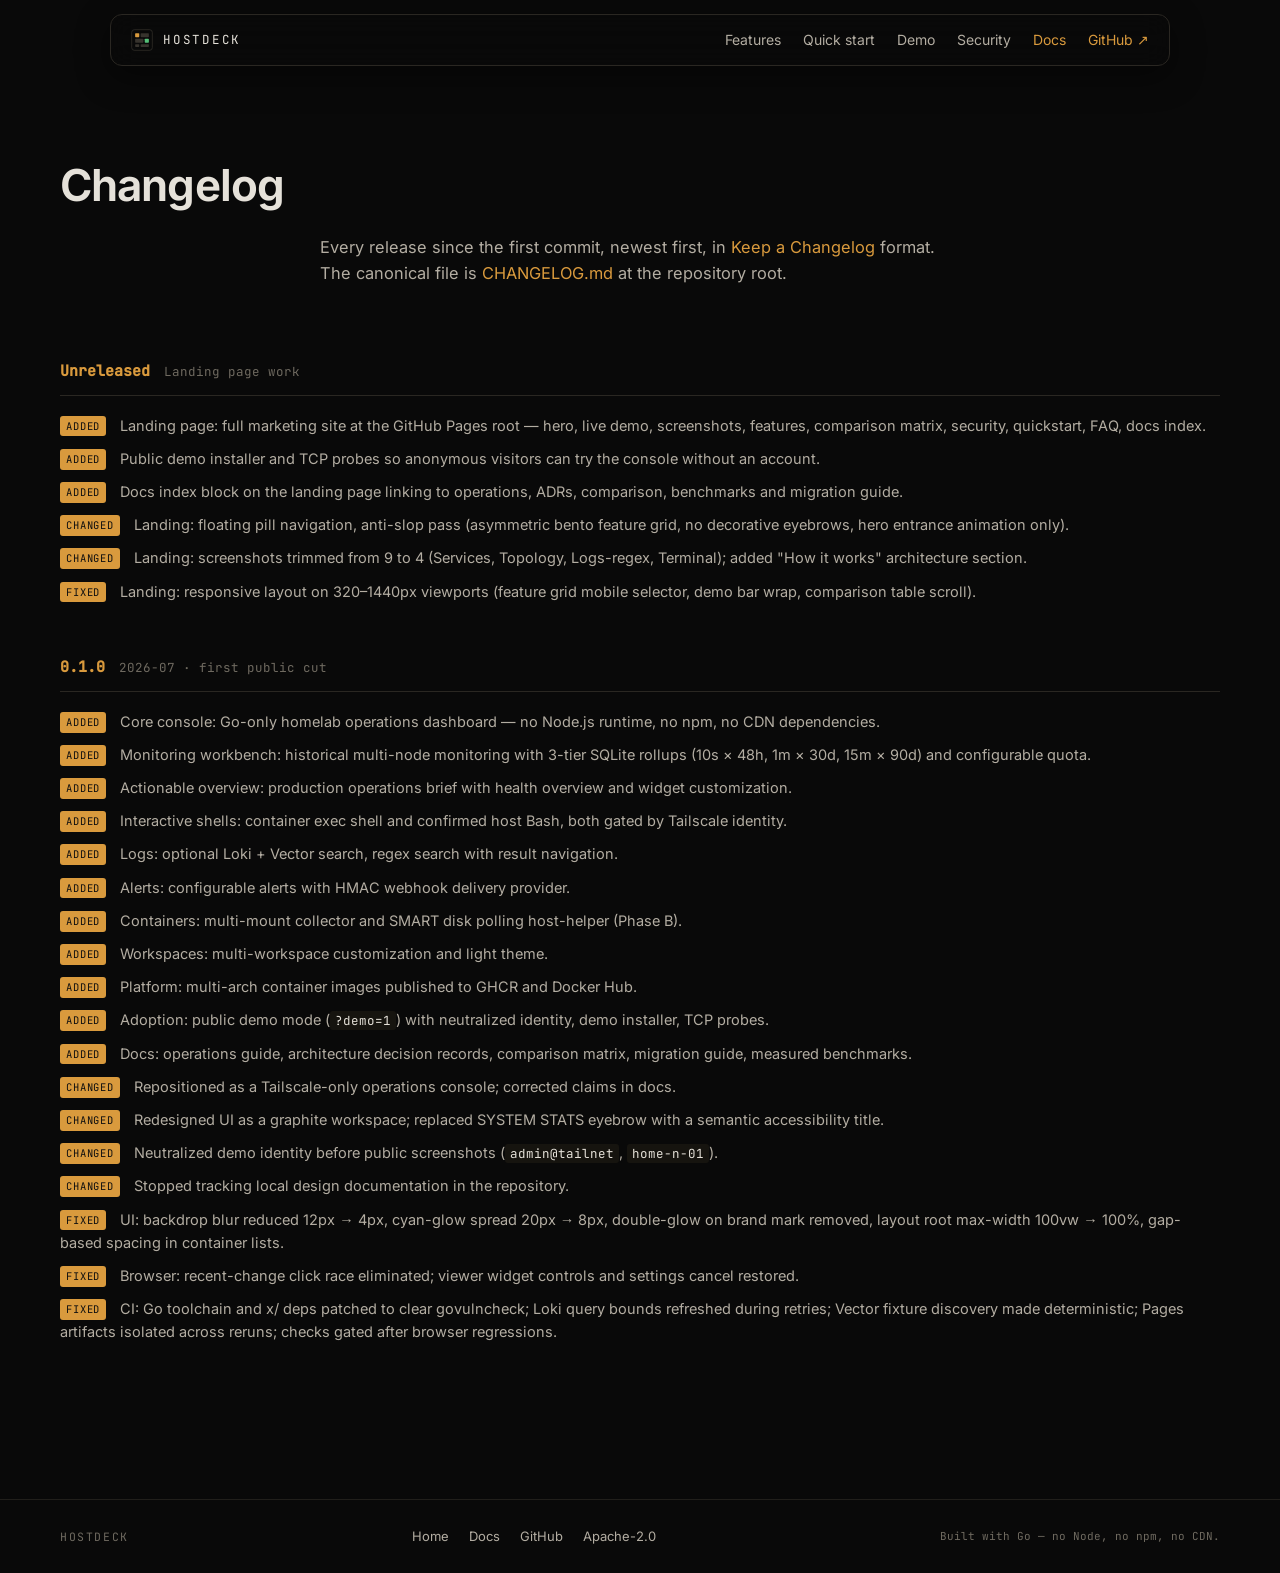
<file: site/changelog.html>
<!doctype html>
<html lang="en">
<head>
  <meta charset="utf-8">
  <meta name="viewport" content="width=device-width, initial-scale=1">
  <meta name="theme-color" content="#090909">
  <meta name="view-transition" content="same-origin">
  <meta name="description" content="HostDeck changelog — every release since the first commit, in Keep a Changelog format.">
  <title>Changelog · HostDeck</title>
  <link rel="icon" href="data:image/svg+xml,%3Csvg xmlns='http://www.w3.org/2000/svg' viewBox='0 0 32 32'%3E%3Crect width='32' height='32' rx='4' fill='%23101010'/%3E%3Crect x='6' y='6' width='6' height='6' rx='1' fill='%23d99a3d'/%3E%3Crect x='14' y='6' width='12' height='6' rx='1' fill='%2337332d'/%3E%3Crect x='6' y='14' width='12' height='6' rx='1' fill='%2337332d'/%3E%3Crect x='20' y='14' width='6' height='6' rx='1' fill='%2355bf78'/%3E%3Crect x='6' y='22' width='6' height='4' rx='1' fill='%2337332d'/%3E%3Crect x='14' y='22' width='12' height='4' rx='1' fill='%2337332d'/%3E%3C/svg%3E">
  <link rel="stylesheet" href="css/style.css">
  <link rel="preload" href="fonts/inter-latin.woff2" as="font" type="font/woff2" crossorigin>
  <link rel="preload" href="fonts/jetbrains-mono-latin.woff2" as="font" type="font/woff2" crossorigin>
</head>
<body>

<!-- ══════════════ NAV ══════════════ -->
<nav class="nav" id="nav">
  <a class="nav-brand" href="index.html">
    <svg class="nav-mark" viewBox="0 0 32 32" aria-hidden="true"><rect x="1" y="1" width="30" height="30" rx="4" fill="none" stroke="#37332d"/><rect x="6" y="6" width="6" height="6" rx="1" fill="#d99a3d"/><rect x="14" y="6" width="12" height="6" rx="1" fill="#37332d"/><rect x="6" y="14" width="12" height="6" rx="1" fill="#37332d"/><rect x="20" y="14" width="6" height="6" rx="1" fill="#55bf78"/><rect x="6" y="22" width="6" height="4" rx="1" fill="#37332d"/><rect x="14" y="22" width="12" height="4" rx="1" fill="#37332d"/></svg>
    <span class="nav-word">HOSTDECK</span>
  </a>
  <div class="nav-links">
    <a href="index.html#features">Features</a>
    <a href="index.html#quickstart">Quick start</a>
    <a href="index.html#demo">Demo</a>
    <a href="index.html#security">Security</a>
    <a class="nav-active" href="docs.html" aria-current="page">Docs</a>
    <a class="nav-gh" href="https://github.com/bnhminh1010/homelab-dashboard" target="_blank" rel="noopener">GitHub ↗</a>
  </div>
  <button class="nav-burger" id="nav-burger" aria-label="Open menu" aria-expanded="false" aria-controls="nav-drawer">
    <svg viewBox="0 0 24 24" width="20" height="20" aria-hidden="true"><path d="M3 6h18M3 12h18M3 18h18" stroke="currentColor" stroke-width="2" stroke-linecap="round" fill="none"/></svg>
  </button>
</nav>

<div class="nav-drawer" id="nav-drawer" aria-hidden="true">
  <div class="nav-drawer-backdrop" data-drawer-close></div>
  <div class="nav-drawer-panel" role="dialog" aria-modal="true" aria-label="Site menu">
    <a href="index.html#features">Features</a>
    <a href="index.html#quickstart">Quick start</a>
    <a href="index.html#demo">Demo</a>
    <a href="index.html#security">Security</a>
    <a class="nav-active" href="docs.html" aria-current="page">Docs</a>
    <a class="nav-gh" href="https://github.com/bnhminh1010/homelab-dashboard" target="_blank" rel="noopener">GitHub ↗</a>
  </div>
</div>

<!-- ══════════════ PAGE HERO ══════════════ -->
<header class="page-hero">
  <div class="page-hero-inner">
    <h1>Changelog</h1>
    <p class="section-sub">Every release since the first commit, newest first, in <a href="https://keepachangelog.com/en/1.1.0/" target="_blank" rel="noopener">Keep a Changelog</a> format. The canonical file is <a href="https://github.com/bnhminh1010/homelab-dashboard/blob/main/CHANGELOG.md" target="_blank" rel="noopener">CHANGELOG.md</a> at the repository root.</p>
  </div>
</header>

<!-- ══════════════ CHANGELOG ══════════════ -->
<section class="cl">
  <div class="cl-version">
    <div class="cl-head">
      <span class="cl-tag">Unreleased</span>
      <span class="cl-date">Landing page work</span>
    </div>
    <ul class="cl-list">
      <li><span class="cl-type">Added</span> Landing page: full marketing site at the GitHub Pages root — hero, live demo, screenshots, features, comparison matrix, security, quickstart, FAQ, docs index.</li>
      <li><span class="cl-type">Added</span> Public demo installer and TCP probes so anonymous visitors can try the console without an account.</li>
      <li><span class="cl-type">Added</span> Docs index block on the landing page linking to operations, ADRs, comparison, benchmarks and migration guide.</li>
      <li><span class="cl-type">Changed</span> Landing: floating pill navigation, anti-slop pass (asymmetric bento feature grid, no decorative eyebrows, hero entrance animation only).</li>
      <li><span class="cl-type">Changed</span> Landing: screenshots trimmed from 9 to 4 (Services, Topology, Logs-regex, Terminal); added "How it works" architecture section.</li>
      <li><span class="cl-type">Fixed</span> Landing: responsive layout on 320–1440px viewports (feature grid mobile selector, demo bar wrap, comparison table scroll).</li>
    </ul>
  </div>

  <div class="cl-version">
    <div class="cl-head">
      <span class="cl-tag">0.1.0</span>
      <span class="cl-date">2026-07 · first public cut</span>
    </div>
    <ul class="cl-list">
      <li><span class="cl-type">Added</span> Core console: Go-only homelab operations dashboard — no Node.js runtime, no npm, no CDN dependencies.</li>
      <li><span class="cl-type">Added</span> Monitoring workbench: historical multi-node monitoring with 3-tier SQLite rollups (10s × 48h, 1m × 30d, 15m × 90d) and configurable quota.</li>
      <li><span class="cl-type">Added</span> Actionable overview: production operations brief with health overview and widget customization.</li>
      <li><span class="cl-type">Added</span> Interactive shells: container exec shell and confirmed host Bash, both gated by Tailscale identity.</li>
      <li><span class="cl-type">Added</span> Logs: optional Loki + Vector search, regex search with result navigation.</li>
      <li><span class="cl-type">Added</span> Alerts: configurable alerts with HMAC webhook delivery provider.</li>
      <li><span class="cl-type">Added</span> Containers: multi-mount collector and SMART disk polling host-helper (Phase B).</li>
      <li><span class="cl-type">Added</span> Workspaces: multi-workspace customization and light theme.</li>
      <li><span class="cl-type">Added</span> Platform: multi-arch container images published to GHCR and Docker Hub.</li>
      <li><span class="cl-type">Added</span> Adoption: public demo mode (<code>?demo=1</code>) with neutralized identity, demo installer, TCP probes.</li>
      <li><span class="cl-type">Added</span> Docs: operations guide, architecture decision records, comparison matrix, migration guide, measured benchmarks.</li>
      <li><span class="cl-type">Changed</span> Repositioned as a Tailscale-only operations console; corrected claims in docs.</li>
      <li><span class="cl-type">Changed</span> Redesigned UI as a graphite workspace; replaced SYSTEM STATS eyebrow with a semantic accessibility title.</li>
      <li><span class="cl-type">Changed</span> Neutralized demo identity before public screenshots (<code>admin@tailnet</code>, <code>home-n-01</code>).</li>
      <li><span class="cl-type">Changed</span> Stopped tracking local design documentation in the repository.</li>
      <li><span class="cl-type">Fixed</span> UI: backdrop blur reduced 12px → 4px, cyan-glow spread 20px → 8px, double-glow on brand mark removed, layout root max-width 100vw → 100%, gap-based spacing in container lists.</li>
      <li><span class="cl-type">Fixed</span> Browser: recent-change click race eliminated; viewer widget controls and settings cancel restored.</li>
      <li><span class="cl-type">Fixed</span> CI: Go toolchain and x/ deps patched to clear govulncheck; Loki query bounds refreshed during retries; Vector fixture discovery made deterministic; Pages artifacts isolated across reruns; checks gated after browser regressions.</li>
    </ul>
  </div>
</section>

<!-- ══════════════ FOOTER ══════════════ -->
<footer class="footer">
  <div class="footer-inner">
    <span class="footer-brand">HOSTDECK</span>
    <span class="footer-links">
      <a href="index.html">Home</a>
      <a href="docs.html">Docs</a>
      <a href="https://github.com/bnhminh1010/homelab-dashboard" target="_blank" rel="noopener">GitHub</a>
      <a href="https://github.com/bnhminh1010/homelab-dashboard/blob/main/LICENSE" target="_blank" rel="noopener">Apache-2.0</a>
    </span>
    <span class="footer-note">Built with Go — no Node, no npm, no CDN.</span>
  </div>
</footer>

<script src="js/reveal.js"></script>
</body>
</html>
</file>
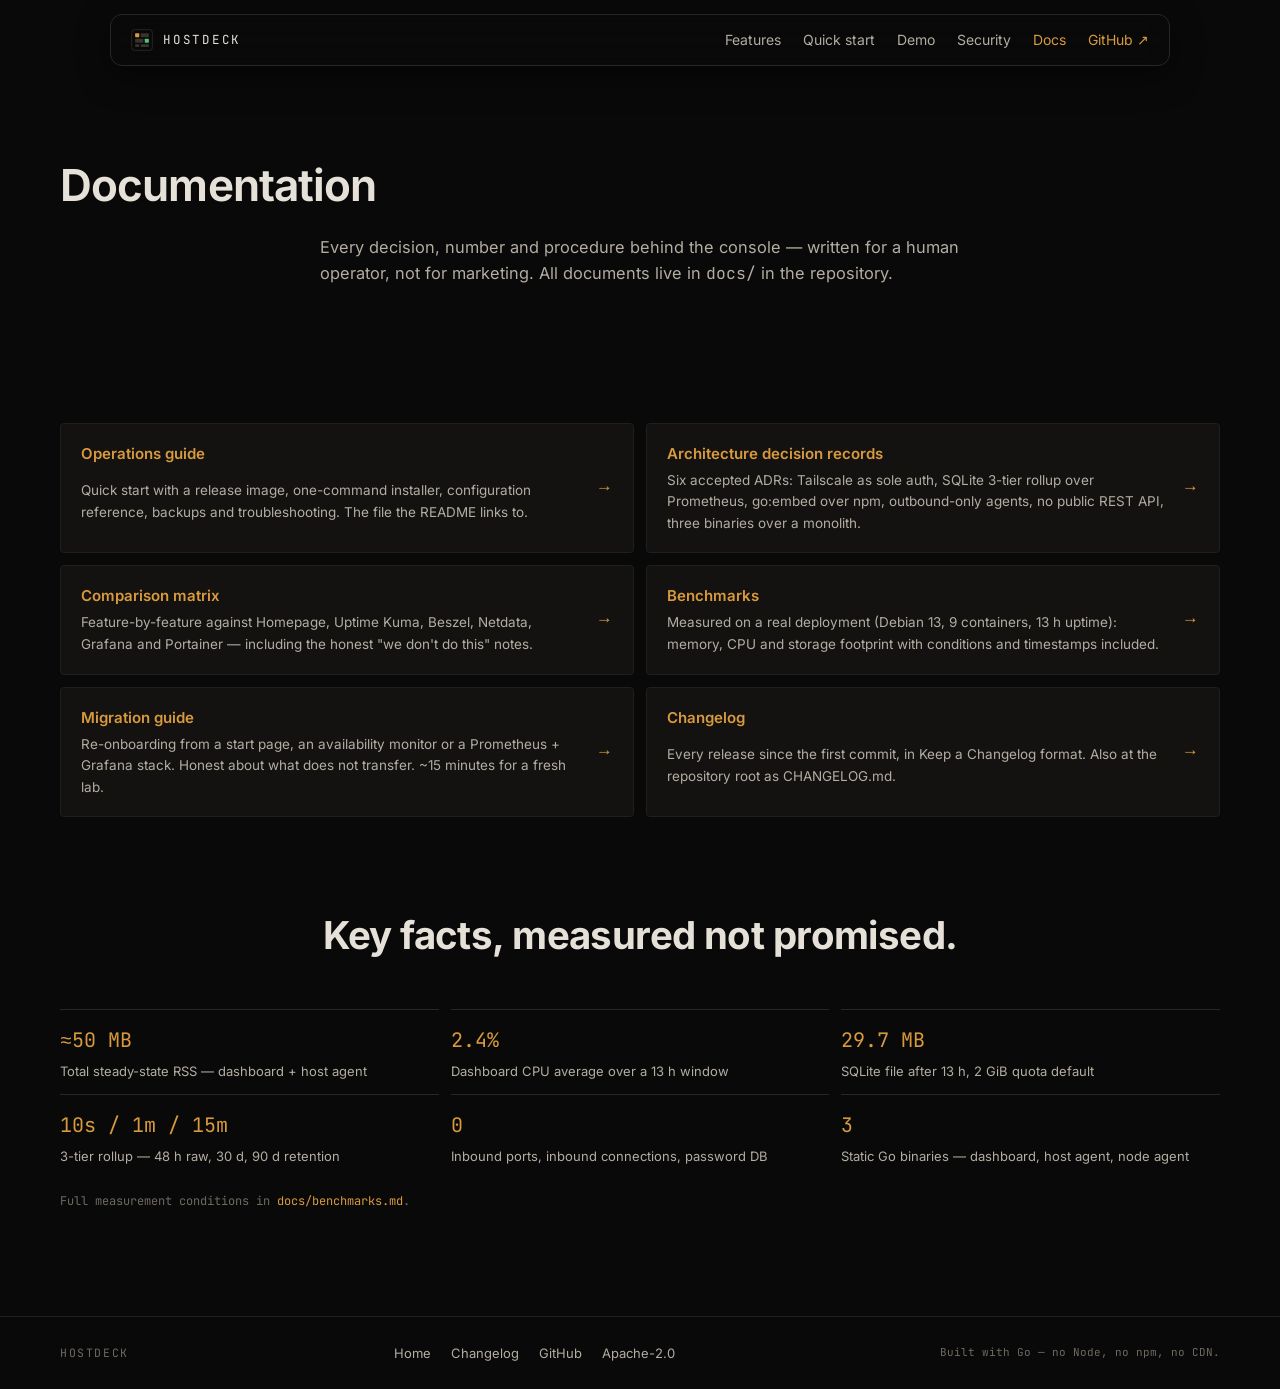
<file: site/docs.html>
<!doctype html>
<html lang="en">
<head>
  <meta charset="utf-8">
  <meta name="viewport" content="width=device-width, initial-scale=1">
  <meta name="theme-color" content="#090909">
  <meta name="view-transition" content="same-origin">
  <meta name="description" content="HostDeck documentation — operations guide, architecture decision records, comparison matrix, migration guide and measured benchmarks for a Tailscale-only homelab console.">
  <title>Documentation · HostDeck</title>
  <link rel="icon" href="data:image/svg+xml,%3Csvg xmlns='http://www.w3.org/2000/svg' viewBox='0 0 32 32'%3E%3Crect width='32' height='32' rx='4' fill='%23101010'/%3E%3Crect x='6' y='6' width='6' height='6' rx='1' fill='%23d99a3d'/%3E%3Crect x='14' y='6' width='12' height='6' rx='1' fill='%2337332d'/%3E%3Crect x='6' y='14' width='12' height='6' rx='1' fill='%2337332d'/%3E%3Crect x='20' y='14' width='6' height='6' rx='1' fill='%2355bf78'/%3E%3Crect x='6' y='22' width='6' height='4' rx='1' fill='%2337332d'/%3E%3Crect x='14' y='22' width='12' height='4' rx='1' fill='%2337332d'/%3E%3C/svg%3E">
  <link rel="stylesheet" href="css/style.css">
  <link rel="preload" href="fonts/inter-latin.woff2" as="font" type="font/woff2" crossorigin>
  <link rel="preload" href="fonts/jetbrains-mono-latin.woff2" as="font" type="font/woff2" crossorigin>
</head>
<body>

<!-- ══════════════ NAV ══════════════ -->
<nav class="nav" id="nav">
  <a class="nav-brand" href="index.html">
    <svg class="nav-mark" viewBox="0 0 32 32" aria-hidden="true"><rect x="1" y="1" width="30" height="30" rx="4" fill="none" stroke="#37332d"/><rect x="6" y="6" width="6" height="6" rx="1" fill="#d99a3d"/><rect x="14" y="6" width="12" height="6" rx="1" fill="#37332d"/><rect x="6" y="14" width="12" height="6" rx="1" fill="#37332d"/><rect x="20" y="14" width="6" height="6" rx="1" fill="#55bf78"/><rect x="6" y="22" width="6" height="4" rx="1" fill="#37332d"/><rect x="14" y="22" width="12" height="4" rx="1" fill="#37332d"/></svg>
    <span class="nav-word">HOSTDECK</span>
  </a>
  <div class="nav-links">
    <a href="index.html#features">Features</a>
    <a href="index.html#quickstart">Quick start</a>
    <a href="index.html#demo">Demo</a>
    <a href="index.html#security">Security</a>
    <a class="nav-active" href="docs.html" aria-current="page">Docs</a>
    <a class="nav-gh" href="https://github.com/bnhminh1010/homelab-dashboard" target="_blank" rel="noopener">GitHub ↗</a>
  </div>
  <button class="nav-burger" id="nav-burger" aria-label="Open menu" aria-expanded="false" aria-controls="nav-drawer">
    <svg viewBox="0 0 24 24" width="20" height="20" aria-hidden="true"><path d="M3 6h18M3 12h18M3 18h18" stroke="currentColor" stroke-width="2" stroke-linecap="round" fill="none"/></svg>
  </button>
</nav>

<div class="nav-drawer" id="nav-drawer" aria-hidden="true">
  <div class="nav-drawer-backdrop" data-drawer-close></div>
  <div class="nav-drawer-panel" role="dialog" aria-modal="true" aria-label="Site menu">
    <a href="index.html#features">Features</a>
    <a href="index.html#quickstart">Quick start</a>
    <a href="index.html#demo">Demo</a>
    <a href="index.html#security">Security</a>
    <a class="nav-active" href="docs.html" aria-current="page">Docs</a>
    <a class="nav-gh" href="https://github.com/bnhminh1010/homelab-dashboard" target="_blank" rel="noopener">GitHub ↗</a>
  </div>
</div>

<!-- ══════════════ PAGE HERO ══════════════ -->
<header class="page-hero">
  <div class="page-hero-inner">
    <h1>Documentation</h1>
    <p class="section-sub">Every decision, number and procedure behind the console — written for a human operator, not for marketing. All documents live in <code>docs/</code> in the repository.</p>
  </div>
</header>

<!-- ══════════════ DOCS GRID ══════════════ -->
<section class="docs">
  <div class="docs-grid">
    <a class="doc-link" href="https://github.com/bnhminh1010/homelab-dashboard/blob/main/docs/operations.md" target="_blank" rel="noopener">
      <span class="doc-title">Operations guide</span>
      <span class="doc-desc">Quick start with a release image, one-command installer, configuration reference, backups and troubleshooting. The file the README links to.</span>
      <span class="doc-arrow">→</span>
    </a>
    <a class="doc-link" href="https://github.com/bnhminh1010/homelab-dashboard/blob/main/docs/adr.md" target="_blank" rel="noopener">
      <span class="doc-title">Architecture decision records</span>
      <span class="doc-desc">Six accepted ADRs: Tailscale as sole auth, SQLite 3-tier rollup over Prometheus, go:embed over npm, outbound-only agents, no public REST API, three binaries over a monolith.</span>
      <span class="doc-arrow">→</span>
    </a>
    <a class="doc-link" href="https://github.com/bnhminh1010/homelab-dashboard/blob/main/docs/comparison.md" target="_blank" rel="noopener">
      <span class="doc-title">Comparison matrix</span>
      <span class="doc-desc">Feature-by-feature against Homepage, Uptime Kuma, Beszel, Netdata, Grafana and Portainer — including the honest "we don't do this" notes.</span>
      <span class="doc-arrow">→</span>
    </a>
    <a class="doc-link" href="https://github.com/bnhminh1010/homelab-dashboard/blob/main/docs/benchmarks.md" target="_blank" rel="noopener">
      <span class="doc-title">Benchmarks</span>
      <span class="doc-desc">Measured on a real deployment (Debian 13, 9 containers, 13 h uptime): memory, CPU and storage footprint with conditions and timestamps included.</span>
      <span class="doc-arrow">→</span>
    </a>
    <a class="doc-link" href="https://github.com/bnhminh1010/homelab-dashboard/blob/main/docs/migration.md" target="_blank" rel="noopener">
      <span class="doc-title">Migration guide</span>
      <span class="doc-desc">Re-onboarding from a start page, an availability monitor or a Prometheus + Grafana stack. Honest about what does not transfer. ~15 minutes for a fresh lab.</span>
      <span class="doc-arrow">→</span>
    </a>
    <a class="doc-link" href="changelog.html">
      <span class="doc-title">Changelog</span>
      <span class="doc-desc">Every release since the first commit, in Keep a Changelog format. Also at the repository root as CHANGELOG.md.</span>
      <span class="doc-arrow">→</span>
    </a>
  </div>
</section>

<!-- ══════════════ KEY FACTS ══════════════ -->
<section class="facts">
  <div class="section-head">
    <h2>Key facts, measured not promised.</h2>
  </div>
  <div class="facts-grid">
    <div class="fact-cell"><span class="fact-num">≈50 MB</span><span class="fact-label">Total steady-state RSS — dashboard + host agent</span></div>
    <div class="fact-cell"><span class="fact-num">2.4%</span><span class="fact-label">Dashboard CPU average over a 13 h window</span></div>
    <div class="fact-cell"><span class="fact-num">29.7 MB</span><span class="fact-label">SQLite file after 13 h, 2 GiB quota default</span></div>
    <div class="fact-cell"><span class="fact-num">10s / 1m / 15m</span><span class="fact-label">3-tier rollup — 48 h raw, 30 d, 90 d retention</span></div>
    <div class="fact-cell"><span class="fact-num">0</span><span class="fact-label">Inbound ports, inbound connections, password DB</span></div>
    <div class="fact-cell"><span class="fact-num">3</span><span class="fact-label">Static Go binaries — dashboard, host agent, node agent</span></div>
  </div>
  <p class="facts-note">Full measurement conditions in <a href="https://github.com/bnhminh1010/homelab-dashboard/blob/main/docs/benchmarks.md" target="_blank" rel="noopener">docs/benchmarks.md</a>.</p>
</section>

<!-- ══════════════ FOOTER ══════════════ -->
<footer class="footer">
  <div class="footer-inner">
    <span class="footer-brand">HOSTDECK</span>
    <span class="footer-links">
      <a href="index.html">Home</a>
      <a href="changelog.html">Changelog</a>
      <a href="https://github.com/bnhminh1010/homelab-dashboard" target="_blank" rel="noopener">GitHub</a>
      <a href="https://github.com/bnhminh1010/homelab-dashboard/blob/main/LICENSE" target="_blank" rel="noopener">Apache-2.0</a>
    </span>
    <span class="footer-note">Built with Go — no Node, no npm, no CDN.</span>
  </div>
</footer>

<script src="js/reveal.js"></script>
</body>
</html>
</file>
<file: site/css/style.css>
/* ─── HostDeck landing — tokens đồng bộ 100% dashboard ───
   tokens.css → --bg-deep #090909, --bg-base #101010, --text-primary #e5e1d9,
   --accent #d99a3d, --green #55bf78, radius 4px, ease (0.2,0,0,1) 160ms */

:root {
  --bg-deep: #090909;
  --bg-base: #101010;
  --bg-raise: #16140f;
  --bg-card: #131210;
  --line: #2a2722;
  --line-soft: #211f1b;
  --text-primary: #e5e1d9;
  --text-secondary: #b3ada2;
  --text-dim: #6f6a60;
  --accent: #d99a3d;
  --accent-hover: #e5ab55;
  --green: #55bf78;
  --red: #d9695a;
  --yellow: #d9b23d;
  --font-sans: Inter, -apple-system, BlinkMacSystemFont, "Segoe UI", sans-serif;
  --font-mono: "JetBrains Mono", "Fira Code", Consolas, monospace;
  --radius: 4px;
  --ease: cubic-bezier(0.2, 0, 0, 1);
  --dur: 160ms;
  --maxw: 1160px;
}

@font-face {
  font-family: Inter;
  src: url("../fonts/inter-latin.woff2") format("woff2");
  font-weight: 400 700;
  font-style: normal;
  font-display: swap;
}
@font-face {
  font-family: "JetBrains Mono";
  src: url("../fonts/jetbrains-mono-latin.woff2") format("woff2");
  font-weight: 400 500;
  font-style: normal;
  font-display: swap;
}

* { margin: 0; padding: 0; box-sizing: border-box; }

html { scroll-behavior: smooth; scroll-padding-top: 88px; overflow-x: clip; }

body {
  background: var(--bg-deep);
  color: var(--text-primary);
  font-family: var(--font-sans);
  font-size: 16px;
  line-height: 1.6;
  -webkit-font-smoothing: antialiased;
  overflow-x: clip;
}

::selection { background: var(--accent); color: var(--bg-deep); }

a { color: var(--accent); text-decoration: none; }
a:hover { color: var(--accent-hover); }

img { display: block; max-width: 100%; }

code, pre, .mono { font-family: var(--font-mono); font-variant-numeric: tabular-nums; }

/* ─── NAV (floating pill) ─── */
.nav {
  position: fixed; top: 14px; left: 50%; transform: translateX(-50%);
  z-index: 50;
  display: flex; align-items: center; justify-content: space-between;
  width: min(1060px, calc(100vw - 28px));
  min-height: 52px; padding: 0 20px;
  background: color-mix(in srgb, var(--bg-deep) 78%, transparent);
  backdrop-filter: blur(14px);
  border: 1px solid var(--line);
  border-radius: 12px;
  box-shadow: 0 10px 34px rgba(0, 0, 0, .45);
  transition: padding var(--dur) var(--ease), box-shadow var(--dur) var(--ease);
}
.nav.is-scrolled {
  padding: 0 18px; min-height: 46px;
  box-shadow: 0 8px 26px rgba(0, 0, 0, .5);
  background: color-mix(in srgb, var(--bg-deep) 92%, transparent);
}
.nav-brand { display: flex; align-items: center; gap: 10px; color: var(--text-primary); }
.nav-mark { width: 22px; height: 22px; }
.nav-word { font-family: var(--font-mono); font-size: 12.5px; letter-spacing: .14em; color: var(--text-primary); }
.nav-links { display: flex; align-items: center; gap: 22px; }
.nav-links a { color: var(--text-secondary); font-size: 14px; transition: color var(--dur) var(--ease); white-space: nowrap; }
.nav-links a:hover { color: var(--text-primary); }
.nav-links .nav-gh { color: var(--accent); }
.nav-links .nav-gh:hover { color: var(--accent-hover); }

/* Mobile nav burger + slide-in drawer (visible ≤900px) */
.nav-burger {
  display: none; align-items: center; justify-content: center;
  width: 38px; height: 38px; padding: 0;
  border: 1px solid var(--line); border-radius: 8px;
  background: transparent; color: var(--text-secondary);
  cursor: pointer; transition: color var(--dur) var(--ease), border-color var(--dur) var(--ease);
}
.nav-burger:hover { color: var(--text-primary); border-color: var(--line-strong); }
.nav-drawer {
  position: fixed; inset: 0; z-index: 1000;
  visibility: hidden; pointer-events: none;
}
.nav-drawer.is-open { visibility: visible; pointer-events: auto; }
.nav-drawer-backdrop {
  position: absolute; inset: 0;
  background: transparent;
  opacity: 1; transition: none;
}
.nav-drawer-panel {
  position: absolute; top: 72px; right: 14px;
  width: min(72vw, 264px);
  display: flex; flex-direction: column; gap: 2px;
  padding: 10px;
  background: var(--bg-deep);
  border: 1px solid var(--line);
  border-radius: 12px;
  box-shadow: 0 18px 44px rgba(0, 0, 0, .5);
  opacity: 0; transform: translateY(-8px);
  transition: opacity 180ms var(--ease), transform 180ms var(--ease);
}
.nav-drawer.is-open .nav-drawer-panel { opacity: 1; transform: translateY(0); }
.nav-drawer-panel a {
  color: var(--text-secondary); font-size: 15px;
  padding: 12px 10px; border-radius: 8px;
  transition: color var(--dur) var(--ease), background var(--dur) var(--ease);
}
.nav-drawer-panel a:hover { color: var(--text-primary); background: var(--bg-raise); }
.nav-drawer-panel .nav-active { color: var(--text-primary); }
.nav-drawer-panel .nav-gh { color: var(--accent); }
.nav-burger:focus-visible, .nav-drawer-panel a:focus-visible {
  outline: 2px solid var(--accent); outline-offset: 2px;
}

/* ─── HERO (left-biased, two columns) ─── */
.hero {
  position: relative; min-height: 100dvh;
  display: flex; flex-direction: column; justify-content: center;
  padding: 140px 24px 72px; overflow: clip;
}
.hero-wave { position: absolute; inset: 0; width: 100%; height: 100%; opacity: .55; }
.hero-grid {
  position: relative; max-width: var(--maxw); margin: 0 auto; width: 100%;
  display: grid; grid-template-columns: minmax(0, 5fr) minmax(0, 6fr);
  gap: 56px; align-items: center;
}
.hero-badge {
  display: inline-flex; align-items: center; gap: 8px;
  font-family: var(--font-mono); font-size: 12px; letter-spacing: .08em;
  color: var(--text-secondary);
  border: 1px solid var(--line); border-radius: 999px;
  padding: 6px 14px; margin-bottom: 26px;
  background: color-mix(in srgb, var(--bg-base) 70%, transparent);
}
.pulse { width: 7px; height: 7px; border-radius: 50%; background: var(--green); position: relative; }
.pulse::after {
  content: ""; position: absolute; inset: -3px; border-radius: 50%;
  border: 1px solid var(--green); opacity: .6; animation: pulse 2.4s var(--ease) infinite;
}
@keyframes pulse { 0% { transform: scale(.6); opacity: .7; } 70% { transform: scale(1.5); opacity: 0; } 100% { opacity: 0; } }

.hero-title { font-size: clamp(2.6rem, 5.5vw, 4rem); line-height: 1.06; font-weight: 700; letter-spacing: -.02em; margin-bottom: 22px; overflow-wrap: anywhere; }
.hero-accent { color: var(--accent); font-weight: 700; }
.hero-sub { color: var(--text-secondary); font-size: clamp(1rem, 1.6vw, 1.15rem); max-width: 560px; margin-bottom: 30px; }

.hero-term {
  display: inline-flex; align-items: center; gap: 10px;
  font-family: var(--font-mono); font-size: 14px;
  color: var(--text-secondary);
  background: var(--bg-base); border: 1px solid var(--line); border-radius: var(--radius);
  padding: 12px 18px; margin-bottom: 34px;
}
.t-prompt { color: var(--green); }
.t-cursor { width: 8px; height: 16px; background: var(--accent); animation: blink 1.1s steps(1) infinite; }
@keyframes blink { 50% { opacity: 0; } }

.hero-cta { display: flex; gap: 14px; margin-bottom: 22px; flex-wrap: wrap; }
.btn {
  display: inline-block; font-family: var(--font-mono); font-size: 13.5px; letter-spacing: .04em;
  padding: 12px 26px; border-radius: var(--radius); white-space: nowrap;
  transition: background var(--dur) var(--ease), border-color var(--dur) var(--ease), color var(--dur) var(--ease), transform var(--dur) var(--ease);
}
.btn-solid { background: var(--accent); color: var(--bg-deep); border: 1px solid var(--accent); }
.btn-solid:hover { background: var(--accent-hover); border-color: var(--accent-hover); color: var(--bg-deep); }
.btn-ghost { border: 1px solid var(--line); color: var(--text-primary); background: color-mix(in srgb, var(--bg-deep) 78%, transparent); }
.btn-ghost:hover { border-color: var(--accent); color: var(--accent); background: color-mix(in srgb, var(--bg-raise) 82%, transparent); }
.hero-hint { font-family: var(--font-mono); font-size: 11px; color: var(--text-dim); letter-spacing: .06em; }

.hero-shot {
  position: relative; width: 100%;
  border: 1px solid var(--line); border-radius: 8px; overflow: clip;
  background: var(--bg-base);
  box-shadow: 0 24px 80px rgba(0, 0, 0, .55);
}
.hero-shot img { width: 100%; height: auto; }
.shot-label {
  position: absolute; top: 12px; left: 12px;
  display: inline-flex; align-items: center; gap: 7px;
  font-family: var(--font-mono); font-size: 11px; letter-spacing: .05em;
  color: var(--text-secondary);
  background: rgba(16, 16, 16, .82); border: 1px solid var(--line); border-radius: var(--radius);
  padding: 5px 10px; backdrop-filter: blur(6px);
}
.dot-ok { width: 6px; height: 6px; border-radius: 50%; background: var(--green); flex: none; }

/* ─── KPI ─── */
.kpi { border-top: 1px solid var(--line-soft); border-bottom: 1px solid var(--line-soft); background: var(--bg-base); }
.kpi-grid { max-width: var(--maxw); margin: 0 auto; display: grid; grid-template-columns: repeat(4, minmax(0, 1fr)); }
.kpi-cell { padding: 34px 20px; text-align: center; border-right: 1px solid var(--line-soft); }
.kpi-cell:last-child { border-right: none; }
.kpi-num { display: block; font-family: var(--font-mono); font-size: 2.4rem; font-weight: 500; color: var(--text-primary); font-variant-numeric: tabular-nums; }
.kpi-label { font-family: var(--font-mono); font-size: 11.5px; letter-spacing: .1em; text-transform: uppercase; color: var(--text-dim); }

/* ─── SECTION CHUNG (padding vary per section) ─── */
.section-head { max-width: var(--maxw); margin: 0 auto 52px; text-align: center; }
.section-head h2 { font-size: clamp(1.7rem, 4vw, 2.4rem); font-weight: 700; letter-spacing: -.015em; line-height: 1.15; margin-bottom: 16px; overflow-wrap: anywhere; }
.section-sub { color: var(--text-secondary); max-width: 620px; margin: 0 auto; font-size: 1.02rem; }

/* ─── DEMO ─── */
.demo { background: var(--bg-base); padding: 96px 24px 108px; }
.demo-frame { max-width: var(--maxw); margin: 0 auto; border: 1px solid var(--line); border-radius: 8px; overflow: clip; background: var(--bg-deep); box-shadow: 0 24px 70px rgba(0, 0, 0, .5); }
.demo-bar {
  display: flex; align-items: center; gap: 12px;
  padding: 10px 16px; background: var(--bg-raise); border-bottom: 1px solid var(--line-soft);
  font-family: var(--font-mono); font-size: 11px;
}
.demo-live { color: var(--green); letter-spacing: .08em; display: inline-flex; align-items: center; gap: 7px; white-space: nowrap; }
.demo-url { flex: 1; min-width: 0; text-align: right; color: var(--text-dim); letter-spacing: .04em; white-space: nowrap; overflow: hidden; text-overflow: ellipsis; }
.demo-frame iframe { display: block; width: 100%; height: min(92dvh, 980px); border: 0; background: var(--bg-deep); }

/* ─── SCREENSHOTS ─── */
.shots { padding: 104px 24px; }
.shots-grid { max-width: var(--maxw); margin: 0 auto; display: grid; grid-template-columns: repeat(2, minmax(0, 1fr)); gap: 22px; }
.shot-card { border: 1px solid var(--line-soft); border-radius: var(--radius); overflow: hidden; background: var(--bg-card); transition: border-color var(--dur) var(--ease); }
.shot-card:hover { border-color: var(--line); }
.shot-card img { width: 100%; height: auto; border-bottom: 1px solid var(--line-soft); }
.shot-card figcaption { padding: 12px 16px; display: flex; align-items: baseline; justify-content: space-between; gap: 10px; }
.shot-card figcaption b { font-size: 14px; font-weight: 600; }
.shot-card figcaption span { font-family: var(--font-mono); font-size: 10.5px; color: var(--text-dim); }

/* ─── FEATURES (asymmetric bento, icon inline) ─── */
.features { padding: 96px 24px; }
.feat-grid { max-width: var(--maxw); margin: 0 auto; display: grid; grid-template-columns: repeat(12, minmax(0, 1fr)); gap: 18px; }
.feat-card {
  grid-column: span 5;
  display: flex; gap: 18px; align-items: flex-start;
  border: 1px solid var(--line-soft); border-radius: var(--radius); padding: 26px; background: var(--bg-card);
  transition: border-color var(--dur) var(--ease);
}
.feat-card:hover { border-color: var(--line); }
.feat-card.feat-wide { grid-column: span 7; }
.feat-card:nth-of-type(n+5) { grid-column: span 6; }  /* SLOs + Topology: 6+6 = 12 */
.feat-icon { width: 26px; height: 26px; color: var(--accent); flex: none; margin-top: 2px; }
.feat-card h3 { font-size: 1.05rem; font-weight: 600; margin-bottom: 8px; }
.feat-card p { color: var(--text-secondary); font-size: 14.5px; }
.feat-card p b { color: var(--text-primary); font-weight: 500; }

/* ─── SECURITY (no side stripe — hairline + accent mark) ─── */
.security { background: var(--bg-base); padding: 96px 24px 88px; }
.sec-grid { max-width: var(--maxw); margin: 0 auto; display: grid; grid-template-columns: repeat(2, minmax(0, 1fr)); gap: 18px; }
.sec-card { border: 1px solid var(--line-soft); border-radius: var(--radius); padding: 22px 24px; background: var(--bg-card); }
.sec-card h3 { font-size: 1rem; font-weight: 600; margin-bottom: 8px; display: flex; align-items: center; gap: 10px; }
.sec-mark { width: 7px; height: 7px; border-radius: 1px; background: var(--accent); flex: none; }
.sec-card p { color: var(--text-secondary); font-size: 14px; }
.sec-card code { color: var(--accent); font-size: 12.5px; }
.sec-link { max-width: var(--maxw); margin: 34px auto 0; text-align: center; font-size: 13.5px; color: var(--text-dim); }

/* ─── QUICKSTART ─── */
.quickstart { padding: 104px 24px; }
.qs-grid { max-width: var(--maxw); margin: 0 auto; display: grid; grid-template-columns: 1fr 1fr; gap: 40px; align-items: center; }
.qs-steps { list-style: none; display: flex; flex-direction: column; gap: 24px; }
.qs-steps li { display: flex; gap: 18px; }
.qs-steps li > b { font-family: var(--font-mono); font-size: 13px; color: var(--accent); padding-top: 3px; }
.qs-steps h3 { font-size: 1rem; font-weight: 600; margin-bottom: 4px; }
.qs-steps p { color: var(--text-secondary); font-size: 14px; }
.qs-steps code { color: var(--text-primary); font-size: 12.5px; background: var(--bg-raise); border: 1px solid var(--line-soft); border-radius: 3px; padding: 1px 6px; }
.qs-term { border: 1px solid var(--line); border-radius: 8px; overflow: clip; background: var(--bg-deep); box-shadow: 0 18px 50px rgba(0, 0, 0, .45); }
.qs-term-bar { display: flex; align-items: center; justify-content: space-between; padding: 8px 10px 8px 14px; border-bottom: 1px solid var(--line-soft); }
.qs-term-title { font-family: var(--font-mono); font-size: 11px; letter-spacing: .08em; text-transform: uppercase; color: var(--text-tertiary, var(--text-secondary)); }
.qs-copy {
  font-family: var(--font-mono); font-size: 11.5px; letter-spacing: .04em;
  color: var(--text-secondary); background: transparent;
  border: 1px solid var(--line); border-radius: 6px;
  padding: 4px 10px; cursor: pointer;
  transition: color var(--dur) var(--ease), border-color var(--dur) var(--ease), background var(--dur) var(--ease);
}
.qs-copy:hover { color: var(--text-primary); border-color: var(--line-strong); background: var(--bg-raise); }
.qs-copy.is-copied { color: var(--green); border-color: var(--green); }
.qs-copy:focus-visible { outline: 2px solid var(--accent); outline-offset: 2px; }
.qs-term pre { padding: 20px 22px; font-size: 13px; line-height: 1.75; color: var(--text-secondary); min-height: 150px; white-space: pre-wrap; word-break: break-all; }
.qs-term .c-prompt { color: var(--green); }
.qs-term .c-cmd { color: var(--text-primary); }
.qs-term .c-cursor { display: inline-block; width: 7px; height: 14px; background: var(--accent); vertical-align: -2px; animation: blink 1.1s steps(1) infinite; }

/* ─── CTA ─── */
.cta { text-align: center; border-top: 1px solid var(--line-soft); background: var(--bg-base); padding: 112px 24px 120px; }
.cta-actions { display: flex; gap: 14px; justify-content: center; flex-wrap: wrap; }

/* ─── FOOTER ─── */
.footer { border-top: 1px solid var(--line-soft); background: var(--bg-deep); padding: 26px 24px; }
.footer-inner { max-width: var(--maxw); margin: 0 auto; display: flex; align-items: center; justify-content: space-between; gap: 16px; flex-wrap: wrap; }
.footer-brand { font-family: var(--font-mono); font-size: 11.5px; letter-spacing: .14em; color: var(--text-dim); }
.footer-links { display: flex; gap: 20px; }
.footer-links a { font-size: 13px; color: var(--text-secondary); white-space: nowrap; }
.footer-links a:hover { color: var(--text-primary); }
.footer-note { font-family: var(--font-mono); font-size: 11px; color: var(--text-dim); }

/* ─── HERO ENTRANCE (one-shot on load, not scroll) ─── */
.hero-inner { animation: rise 640ms var(--ease) both; }
.hero-shot { animation: rise 640ms var(--ease) 140ms both; }
@keyframes rise {
  from { opacity: 0; transform: translateY(14px); }
  to { opacity: 1; transform: none; }
}
@media (prefers-reduced-motion: reduce) {
  .hero-inner, .hero-shot { animation: none; }
  html { scroll-behavior: auto; }
  .nav-drawer-backdrop, .nav-drawer-panel { transition: none; }
}

/* ─── Cross-document view transitions (progressive enhancement) ───
   Meta tag in each page head: <meta name="view-transition" content="same-origin">.
   Unsupported browsers: normal navigation, no visual difference. */
@supports (view-transition-name: root) {
  ::view-transition-old(root) {
    animation: vt-out 300ms var(--ease) both;
  }
  ::view-transition-new(root) {
    animation: vt-in 320ms var(--ease) both;
  }
}
@keyframes vt-out {
  to { opacity: 0; transform: translateY(-24px); }
}
@keyframes vt-in {
  from { opacity: 0; transform: translateY(24px); }
}
@media (prefers-reduced-motion: reduce) {
  ::view-transition-old(root), ::view-transition-new(root) {
    animation-duration: 0.01ms !important;
  }
}

/* ─── HOW IT WORKS ─── */
.how { padding: 88px 24px; }
.how-grid { max-width: var(--maxw); margin: 0 auto; display: grid; grid-template-columns: repeat(3, minmax(0, 1fr)); gap: 14px 32px; }
.how-card { border-top: 1px solid var(--line); padding-top: 18px; }
.how-num { font-family: var(--font-mono); font-size: 12px; color: var(--accent); letter-spacing: .1em; }
.how-card h3 { font-size: 1.05rem; font-weight: 600; margin: 6px 0 8px; }
.how-card p { color: var(--text-secondary); font-size: 14.5px; }
.how-note { max-width: var(--maxw); margin: 28px auto 0; font-family: var(--font-mono); font-size: 12.5px; color: var(--text-dim); }

/* ─── COMPARISON ─── */
.compare { padding: 104px 24px; }
.cmp-wrap { max-width: var(--maxw); margin: 0 auto; overflow-x: auto; border: 1px solid var(--line-soft); border-radius: var(--radius); }
.cmp-table { width: 100%; min-width: 720px; border-collapse: collapse; font-size: 13.5px; background: var(--bg-card); }
.cmp-table th, .cmp-table td { text-align: left; padding: 11px 14px; border-bottom: 1px solid var(--line-soft); white-space: nowrap; }
.cmp-table th { font-family: var(--font-mono); font-size: 11px; letter-spacing: .06em; color: var(--text-dim); font-weight: 500; }
.cmp-table tbody tr:last-child th, .cmp-table tbody tr:last-child td { border-bottom: 0; }
.cmp-own { color: var(--text-primary); background: rgba(217, 154, 61, 0.05); font-weight: 600; }

/* ─── FAQ ─── */
.faq { padding: 96px 24px; }
.faq-list { max-width: 760px; margin: 0 auto; }
.faq-item { border-bottom: 1px solid var(--line-soft); }
.faq-item summary { list-style: none; cursor: pointer; padding: 18px 4px; font-weight: 600; font-size: 15.5px; display: flex; justify-content: space-between; align-items: center; gap: 16px; }
.faq-item summary::-webkit-details-marker { display: none; }
.faq-item summary::after { content: "+"; font-family: var(--font-mono); color: var(--accent); font-size: 18px; transition: transform var(--dur) var(--ease); }
.faq-item[open] summary::after { transform: rotate(45deg); }
.faq-item p { padding: 0 4px 18px; color: var(--text-secondary); font-size: 14.5px; line-height: 1.65; }
.faq-item p a { color: var(--accent); }

/* ─── DOCS ─── */
.docs { padding: 96px 24px; }
.docs-grid { max-width: var(--maxw); margin: 0 auto; display: grid; grid-template-columns: repeat(2, minmax(0, 1fr)); gap: 12px; }
.doc-link { display: grid; grid-template-columns: 1fr auto; grid-template-rows: auto auto; column-gap: 14px; row-gap: 4px; padding: 18px 20px; border: 1px solid var(--line-soft); border-radius: var(--radius); background: var(--bg-card); transition: border-color var(--dur) var(--ease), transform var(--dur) var(--ease); }
.doc-link:hover { border-color: var(--accent-dim, rgba(217, 154, 61, 0.4)); transform: translateY(-1px); }
.doc-title { grid-column: 1; font-weight: 600; font-size: 15px; }
.doc-desc { grid-column: 1; color: var(--text-secondary); font-size: 13.5px; }
.doc-arrow { grid-column: 2; grid-row: 1 / span 2; align-self: center; color: var(--accent); font-size: 17px; }

/* ─── ALERTS (notification delivery) ─── */
.alerts { background: var(--bg-card); border-top: 1px solid var(--line-soft); border-bottom: 1px solid var(--line-soft); padding: 88px 24px; }
.alerts-inner { max-width: var(--maxw); margin: 0 auto; }
.alerts-head { margin-bottom: 26px; }
.alerts-head h2 { font-size: clamp(22px, 2.8vw, 30px); font-weight: 650; letter-spacing: -0.015em; margin: 0 0 12px; }
.alerts-ch { display: flex; flex-wrap: wrap; align-items: center; gap: 10px; font-family: var(--font-mono); font-size: 12.5px; }
.alerts-chip { display: inline-block; border: 1px solid var(--line); border-radius: 4px; padding: 5px 10px; color: var(--text-primary); background: var(--bg-raise); }
.alerts-arrow { color: var(--accent); font-size: 15px; }
.alerts-target { color: var(--text-secondary); }
.alerts-note { margin-top: 18px; font-family: var(--font-mono); font-size: 11.5px; color: var(--text-dim); line-height: 1.7; }
.alerts-note code { background: var(--bg-raise); padding: 1px 5px; border-radius: 3px; color: var(--text-primary); }
.alerts-note a { color: var(--accent); }

/* ─── PAGE HERO (docs / changelog) ─── */
.page-hero { padding: 150px 24px 40px; }
.page-hero-inner { max-width: var(--maxw); margin: 0 auto; }
.page-hero h1 { font-size: clamp(30px, 4.2vw, 44px); font-weight: 650; letter-spacing: -0.02em; margin: 0 0 14px; }
.page-hero .section-sub { max-width: 640px; }
.page-hero .section-sub a { color: var(--accent); }
.nav-active { color: var(--accent) !important; }

/* ─── KEY FACTS (docs page) ─── */
.facts { padding: 0 24px 104px; }
.facts-grid { max-width: var(--maxw); margin: 0 auto; display: grid; grid-template-columns: repeat(3, minmax(0, 1fr)); gap: 12px; }
.fact-cell { border-top: 1px solid var(--line); padding-top: 14px; display: flex; flex-direction: column; gap: 6px; }
.fact-num { font-family: var(--font-mono); font-size: 20px; color: var(--accent); }
.fact-label { color: var(--text-secondary); font-size: 13px; line-height: 1.5; }
.facts-note { max-width: var(--maxw); margin: 26px auto 0; font-family: var(--font-mono); font-size: 12px; color: var(--text-dim); }
.facts-note a { color: var(--accent); }

/* ─── CHANGELOG (changelog page) ─── */
.cl { padding: 32px 24px 104px; }
.cl-version { max-width: var(--maxw); margin: 0 auto 52px; }
.cl-head { display: flex; align-items: baseline; gap: 14px; border-bottom: 1px solid var(--line); padding-bottom: 12px; margin-bottom: 18px; }
.cl-tag { font-family: var(--font-mono); font-size: 15px; font-weight: 600; color: var(--accent); }
.cl-date { color: var(--text-dim); font-size: 12.5px; font-family: var(--font-mono); }
.cl-list { list-style: none; margin: 0; padding: 0; display: flex; flex-direction: column; gap: 10px; }
.cl-list li { font-size: 14.5px; color: var(--text-secondary); line-height: 1.6; padding-left: 0; }
.cl-list li code { font-family: var(--font-mono); font-size: 12.5px; color: var(--text-primary); background: var(--bg-raise); padding: 1px 5px; border-radius: 3px; }
.cl-type { display: inline-block; font-family: var(--font-mono); font-size: 10.5px; letter-spacing: 0.08em; text-transform: uppercase; color: var(--bg-base); background: var(--accent); border-radius: 3px; padding: 2px 6px; margin-right: 10px; vertical-align: 1px; }

/* ─── RESPONSIVE ─── */
@media (max-width: 900px) {
  .hero-grid { grid-template-columns: 1fr; gap: 40px; }
  .hero { padding-top: 120px; }
  .kpi-grid { grid-template-columns: repeat(2, minmax(0, 1fr)); }
  .kpi-cell:nth-child(2) { border-right: none; }
  .kpi-cell:nth-child(-n+2) { border-bottom: 1px solid var(--line-soft); }
  .shots-grid { grid-template-columns: repeat(2, minmax(0, 1fr)); }
  .feat-card, .feat-card.feat-wide, .feat-card:nth-of-type(n+5) { grid-column: span 12; }
  .how-grid { grid-template-columns: 1fr; gap: 26px; }
  .docs-grid { grid-template-columns: 1fr; }
  .facts-grid { grid-template-columns: 1fr; gap: 20px; }
  .sec-grid { grid-template-columns: 1fr; }
  .qs-grid { grid-template-columns: 1fr; }
  .nav-links { display: none; }
  .nav-burger { display: flex; }
}
@media (max-width: 480px) {
  section, .demo, .shots, .features, .security, .quickstart { padding: 72px 16px; }
  .cta { padding: 88px 16px 96px; }
  .shots-grid { grid-template-columns: 1fr; }
  .hero-title { font-size: 2.2rem; }
  .hero-term { font-size: 12px; padding: 10px 14px; }
  .hero-cta { flex-direction: column; align-items: stretch; }
  .btn { width: 100%; text-align: center; }
  .shot-card figcaption { flex-direction: column; gap: 2px; }
}
</file>
